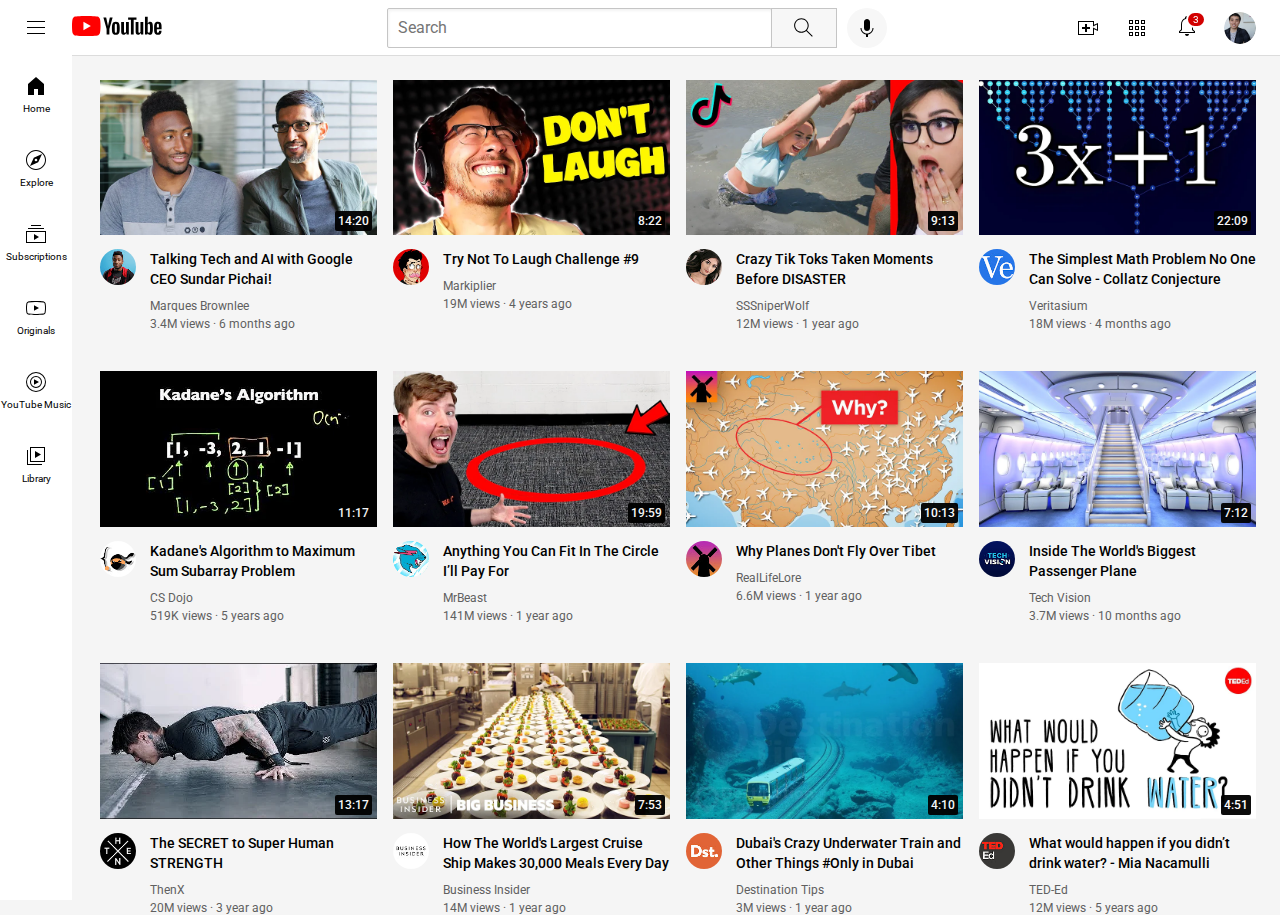
<file: index.html>
<!DOCTYPE html>
<html>
  <head>
    <title>
      YouTube.com Clone
    </title>
    <link rel="preconnect" href="https://fonts.googleapis.com">
    <link rel="preconnect" href="https://fonts.gstatic.com" crossorigin>
    <link href="https://fonts.googleapis.com/css2?family=Roboto:wght@400;500;700&display=swap" rel="stylesheet">
    <link rel="stylesheet" href="styles/general.css">
    <link rel="stylesheet" href="styles/header.css">
    <link rel="stylesheet" href="styles/video.css">
    <link rel="stylesheet" href="styles/sidebar.css">
  </head>
  <body>
    <header class="header">
      <div class="left-section">
        <img class="hamburger-menu" src="icons/hamburger-menu.svg">
        <img class="youtube-logo" src="icons/youtube-logo.svg">
      </div>
      <div class="middle-section">
        <input class="search-bar" type="text" placeholder="Search">
        <button class="search-button">
          <img class="search-icon" src="icons/search.svg">
          <div class="tooltip">
            Search
          </div>
        </button>
        <!-- Put position absolute inside position relative -->
        <button class="voice-search-button">
          <img class="voice-search-icon" src="icons/voice-search-icon.svg">
          <div class="tooltip">
            Search with your voice
          </div>
        </button>
      </div>
      <div class="right-section">
        <div class="upload-icon-container">
          <img class="upload-icon" src="icons/upload.svg">
          <div class="tooltip">
            Create
          </div>
        </div>
        
        <img class="youtube-apps-icon" src="icons/youtube-apps.svg">
        <div class="notifications-icon-container">
          <img class="notifications-icon" src="icons/notifications.svg">
          <div class="notifications-count">
            3
          </div>
        </div>
        <img class="current-user-picture" src="channel-pictures/my-channel.jpeg">
      </div>
    </header>

    <nav class="sidebar">
      <div class="sidebar-link">
        <img src="icons/home.svg">
        <div>Home</div>
      </div>
      <div class="sidebar-link">
        <img src="icons/explore.svg">
        <div>Explore</div>
      </div>
      <div class="sidebar-link">
        <img src="icons/subscriptions.svg">
        <div>Subscriptions</div>
      </div>
      <div class="sidebar-link">
        <img src="icons/originals.svg">
        <div>Originals</div>
      </div>
      <div class="sidebar-link">
        <img src="icons/youtube-music.svg">
        <div>YouTube Music</div>
      </div>
      <div class="sidebar-link">
        <img src="icons/library.svg">
        <div>Library</div>
      </div>
    </nav>

    <main>
      <section class="video-grid">
        <div class="video-preview">
          <div class="thumbnail-row">
            <img class="thumbnail" src="thumbnails/thumbnail-1.webp">
            <div class="video-time">
              14:20
            </div>
          </div>
          <div class="video-info-grid">
            <div class="channel-picture">
              <img class="profile-picture" src="channel-pictures/channel-1.jpeg">
            </div>
            <div class="video-info">
              <p class="video-title">
                Talking Tech and AI with Google CEO Sundar Pichai!
              </p>
              <p class="video-author">
                Marques Brownlee
              </p>
              <p class="video-stats">
                3.4M views &#183; 6 months ago
              </p>
            </div>
          </div>      
        </div>

        <div class="video-preview">
          <div class="thumbnail-row">
            <img class="thumbnail" src="thumbnails/thumbnail-2.webp">
            <div class="video-time">
              8:22
            </div>
          </div>
          <div class="video-info-grid">
            <div class="channel-picture">
              <img class="profile-picture" src="channel-pictures/channel-2.jpeg">
            </div>
            <div class="video-info">
              <p class="video-title">
                Try Not To Laugh Challenge #9
              </p>
              <p class="video-author">
                Markiplier
              </p>
              <p class="video-stats">
                19M views &#183; 4 years ago
              </p>
            </div>
          </div>      
        </div>

        <div class="video-preview">
          <div class="thumbnail-row">
            <img class="thumbnail" src="thumbnails/thumbnail-3.webp">
            <div class="video-time">
              9:13
            </div>
          </div>
          <div class="video-info-grid">
            <div class="channel-picture">
              <img class="profile-picture" src="channel-pictures/channel-3.jpeg">
            </div>
            <div class="video-info">
              <p class="video-title">
                Crazy Tik Toks Taken Moments Before DISASTER
              </p>
              <p class="video-author">
                SSSniperWolf
              </p>
              <p class="video-stats">
                12M views &#183; 1 year ago
              </p>
            </div>
          </div>      
        </div>

        <div class="video-preview">
          <div class="thumbnail-row">
            <img class="thumbnail" src="thumbnails/thumbnail-4.webp">
            <div class="video-time">
              22:09
            </div>
          </div>
          <div class="video-info-grid">
            <div class="channel-picture">
              <img class="profile-picture" src="channel-pictures/channel-4.jpeg">
            </div>
            <div class="video-info">
              <p class="video-title">
                The Simplest Math Problem No One Can Solve - Collatz Conjecture
              </p>
              <p class="video-author">
                Veritasium
              </p>
              <p class="video-stats">
                18M views &#183; 4 months ago
              </p>
            </div>
          </div>      
        </div>

        <div class="video-preview">
          <div class="thumbnail-row">
            <img class="thumbnail" src="thumbnails/thumbnail-5.webp">
            <div class="video-time">
              11:17
            </div>
          </div>
          <div class="video-info-grid">
            <div class="channel-picture">
              <img class="profile-picture" src="channel-pictures/channel-5.jpeg">
            </div>
            <div class="video-info">
              <p class="video-title">
                Kadane's Algorithm to Maximum Sum Subarray Problem
              </p>
              <p class="video-author">
                CS Dojo
              </p>
              <p class="video-stats">
                519K views · 5 years ago
              </p>
            </div>
          </div>      
        </div>

        <div class="video-preview">
          <div class="thumbnail-row">
            <img class="thumbnail" src="thumbnails/thumbnail-6.webp">
            <div class="video-time">
              19:59
            </div>
          </div>
          <div class="video-info-grid">
            <div class="channel-picture">
              <img class="profile-picture" src="channel-pictures/channel-6.jpeg">
            </div>
            <div class="video-info">
              <p class="video-title">
                Anything You Can Fit In The Circle I’ll Pay For
              </p>
              <p class="video-author">
                MrBeast
              </p>
              <p class="video-stats">
                141M views · 1 year ago
              </p>
            </div>
          </div>      
        </div>

        <div class="video-preview">
          <div class="thumbnail-row">
            <img class="thumbnail" src="thumbnails/thumbnail-7.webp">
            <div class="video-time">
              10:13
            </div>
          </div>
          <div class="video-info-grid">
            <div class="channel-picture">
              <img class="profile-picture" src="channel-pictures/channel-7.jpeg">
            </div>
            <div class="video-info">
              <p class="video-title">
                Why Planes Don't Fly Over Tibet
              </p>
              <p class="video-author">
                RealLifeLore
              </p>
              <p class="video-stats">
                6.6M views · 1 year ago
              </p>
            </div>
          </div>      
        </div>

        <div class="video-preview">
          <div class="thumbnail-row">
            <img class="thumbnail" src="thumbnails/thumbnail-8.webp">
            <div class="video-time">
              7:12
            </div>
          </div>
          <div class="video-info-grid">
            <div class="channel-picture">
              <img class="profile-picture" src="channel-pictures/channel-8.jpeg">
            </div>
            <div class="video-info">
              <p class="video-title">
                Inside The World's Biggest Passenger Plane
              </p>
              <p class="video-author">
                Tech Vision
              </p>
              <p class="video-stats">
                3.7M views · 10 months ago
              </p>
            </div>
          </div>      
        </div>

        <div class="video-preview">
          <div class="thumbnail-row">
            <img class="thumbnail" src="thumbnails/thumbnail-9.webp">
            <div class="video-time">
              13:17
            </div>
          </div>
          <div class="video-info-grid">
            <div class="channel-picture">
              <img class="profile-picture" src="channel-pictures/channel-9.jpeg">
            </div>
            <div class="video-info">
              <p class="video-title">
                The SECRET to Super Human STRENGTH
              </p>
              <p class="video-author">
                ThenX
              </p>
              <p class="video-stats">
                20M views · 3 year ago
              </p>
            </div>
          </div>      
        </div>

        <div class="video-preview">
          <div class="thumbnail-row">
            <img class="thumbnail" src="thumbnails/thumbnail-10.webp">
            <div class="video-time">
              7:53
            </div>
          </div>
          <div class="video-info-grid">
            <div class="channel-picture">
              <img class="profile-picture" src="channel-pictures/channel-10.jpeg">
            </div>
            <div class="video-info">
              <p class="video-title">
                How The World's Largest Cruise Ship Makes 30,000 Meals Every Day
              </p>
              <p class="video-author">
                Business Insider
              </p>
              <p class="video-stats">
                14M views · 1 year ago
              </p>
            </div>
          </div>      
        </div>

        <div class="video-preview">
          <div class="thumbnail-row">
            <img class="thumbnail" src="thumbnails/thumbnail-11.webp">
            <div class="video-time">
              4:10
            </div>
          </div>
          <div class="video-info-grid">
            <div class="channel-picture">
              <img class="profile-picture" src="channel-pictures/channel-11.jpeg">
            </div>
            <div class="video-info">
              <p class="video-title">
                Dubai's Crazy Underwater Train and Other Things #Only in Dubai
              </p>
              <p class="video-author">
                Destination Tips
              </p>
              <p class="video-stats">
                3M views · 1 year ago
              </p>
            </div>
          </div>      
        </div>

        <div class="video-preview">
          <div class="thumbnail-row">
            <img class="thumbnail" src="thumbnails/thumbnail-12.webp">
            <div class="video-time">
              4:51
            </div>
          </div>
          <div class="video-info-grid">
            <div class="channel-picture">
              <img class="profile-picture" src="channel-pictures/channel-12.jpeg">
            </div>
            <div class="video-info">
              <p class="video-title">
                What would happen if you didn’t drink water? - Mia Nacamulli
              </p>
              <p class="video-author">
                TED-Ed
              </p>
              <p class="video-stats">
                12M views · 5 years ago
              </p>
            </div>
          </div>      
        </div>
      </section>
    </main>
  </body>
</html>
</file>
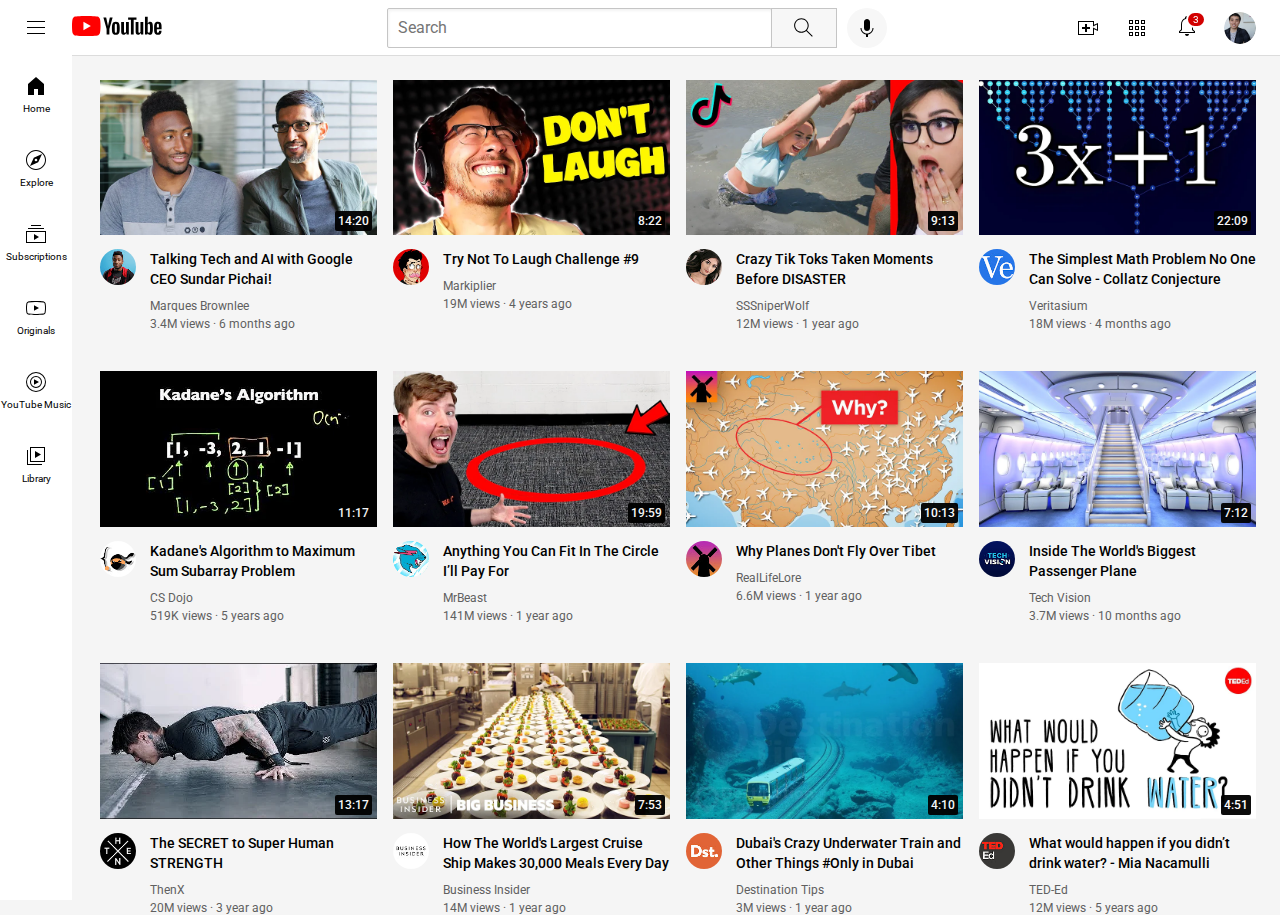
<file: youtube.html>
<!DOCTYPE html>
<html>
  <head>
    <title>
      YouTube.com Clone
    </title>
    <link rel="preconnect" href="https://fonts.googleapis.com">
    <link rel="preconnect" href="https://fonts.gstatic.com" crossorigin>
    <link href="https://fonts.googleapis.com/css2?family=Roboto:wght@400;500;700&display=swap" rel="stylesheet">
    <link rel="stylesheet" href="styles/general.css">
    <link rel="stylesheet" href="styles/header.css">
    <link rel="stylesheet" href="styles/video.css">
    <link rel="stylesheet" href="styles/sidebar.css">
  </head>
  <body>
    <header class="header">
      <div class="left-section">
        <img class="hamburger-menu" src="icons/hamburger-menu.svg">
        <img class="youtube-logo" src="icons/youtube-logo.svg">
      </div>
      <div class="middle-section">
        <input class="search-bar" type="text" placeholder="Search">
        <button class="search-button">
          <img class="search-icon" src="icons/search.svg">
          <div class="tooltip">
            Search
          </div>
        </button>
        <!-- Put position absolute inside position relative -->
        <button class="voice-search-button">
          <img class="voice-search-icon" src="icons/voice-search-icon.svg">
          <div class="tooltip">
            Search with your voice
          </div>
        </button>
      </div>
      <div class="right-section">
        <div class="upload-icon-container">
          <img class="upload-icon" src="icons/upload.svg">
          <div class="tooltip">
            Create
          </div>
        </div>
        
        <img class="youtube-apps-icon" src="icons/youtube-apps.svg">
        <div class="notifications-icon-container">
          <img class="notifications-icon" src="icons/notifications.svg">
          <div class="notifications-count">
            3
          </div>
        </div>
        <img class="current-user-picture" src="channel-pictures/my-channel.jpeg">
      </div>
    </header>

    <nav class="sidebar">
      <div class="sidebar-link">
        <img src="icons/home.svg">
        <div>Home</div>
      </div>
      <div class="sidebar-link">
        <img src="icons/explore.svg">
        <div>Explore</div>
      </div>
      <div class="sidebar-link">
        <img src="icons/subscriptions.svg">
        <div>Subscriptions</div>
      </div>
      <div class="sidebar-link">
        <img src="icons/originals.svg">
        <div>Originals</div>
      </div>
      <div class="sidebar-link">
        <img src="icons/youtube-music.svg">
        <div>YouTube Music</div>
      </div>
      <div class="sidebar-link">
        <img src="icons/library.svg">
        <div>Library</div>
      </div>
    </nav>

    <main>
      <section class="video-grid">
        <div class="video-preview">
          <div class="thumbnail-row">
            <img class="thumbnail" src="thumbnails/thumbnail-1.webp">
            <div class="video-time">
              14:20
            </div>
          </div>
          <div class="video-info-grid">
            <div class="channel-picture">
              <img class="profile-picture" src="channel-pictures/channel-1.jpeg">
            </div>
            <div class="video-info">
              <p class="video-title">
                Talking Tech and AI with Google CEO Sundar Pichai!
              </p>
              <p class="video-author">
                Marques Brownlee
              </p>
              <p class="video-stats">
                3.4M views &#183; 6 months ago
              </p>
            </div>
          </div>      
        </div>

        <div class="video-preview">
          <div class="thumbnail-row">
            <img class="thumbnail" src="thumbnails/thumbnail-2.webp">
            <div class="video-time">
              8:22
            </div>
          </div>
          <div class="video-info-grid">
            <div class="channel-picture">
              <img class="profile-picture" src="channel-pictures/channel-2.jpeg">
            </div>
            <div class="video-info">
              <p class="video-title">
                Try Not To Laugh Challenge #9
              </p>
              <p class="video-author">
                Markiplier
              </p>
              <p class="video-stats">
                19M views &#183; 4 years ago
              </p>
            </div>
          </div>      
        </div>

        <div class="video-preview">
          <div class="thumbnail-row">
            <img class="thumbnail" src="thumbnails/thumbnail-3.webp">
            <div class="video-time">
              9:13
            </div>
          </div>
          <div class="video-info-grid">
            <div class="channel-picture">
              <img class="profile-picture" src="channel-pictures/channel-3.jpeg">
            </div>
            <div class="video-info">
              <p class="video-title">
                Crazy Tik Toks Taken Moments Before DISASTER
              </p>
              <p class="video-author">
                SSSniperWolf
              </p>
              <p class="video-stats">
                12M views &#183; 1 year ago
              </p>
            </div>
          </div>      
        </div>

        <div class="video-preview">
          <div class="thumbnail-row">
            <img class="thumbnail" src="thumbnails/thumbnail-4.webp">
            <div class="video-time">
              22:09
            </div>
          </div>
          <div class="video-info-grid">
            <div class="channel-picture">
              <img class="profile-picture" src="channel-pictures/channel-4.jpeg">
            </div>
            <div class="video-info">
              <p class="video-title">
                The Simplest Math Problem No One Can Solve - Collatz Conjecture
              </p>
              <p class="video-author">
                Veritasium
              </p>
              <p class="video-stats">
                18M views &#183; 4 months ago
              </p>
            </div>
          </div>      
        </div>

        <div class="video-preview">
          <div class="thumbnail-row">
            <img class="thumbnail" src="thumbnails/thumbnail-5.webp">
            <div class="video-time">
              11:17
            </div>
          </div>
          <div class="video-info-grid">
            <div class="channel-picture">
              <img class="profile-picture" src="channel-pictures/channel-5.jpeg">
            </div>
            <div class="video-info">
              <p class="video-title">
                Kadane's Algorithm to Maximum Sum Subarray Problem
              </p>
              <p class="video-author">
                CS Dojo
              </p>
              <p class="video-stats">
                519K views · 5 years ago
              </p>
            </div>
          </div>      
        </div>

        <div class="video-preview">
          <div class="thumbnail-row">
            <img class="thumbnail" src="thumbnails/thumbnail-6.webp">
            <div class="video-time">
              19:59
            </div>
          </div>
          <div class="video-info-grid">
            <div class="channel-picture">
              <img class="profile-picture" src="channel-pictures/channel-6.jpeg">
            </div>
            <div class="video-info">
              <p class="video-title">
                Anything You Can Fit In The Circle I’ll Pay For
              </p>
              <p class="video-author">
                MrBeast
              </p>
              <p class="video-stats">
                141M views · 1 year ago
              </p>
            </div>
          </div>      
        </div>

        <div class="video-preview">
          <div class="thumbnail-row">
            <img class="thumbnail" src="thumbnails/thumbnail-7.webp">
            <div class="video-time">
              10:13
            </div>
          </div>
          <div class="video-info-grid">
            <div class="channel-picture">
              <img class="profile-picture" src="channel-pictures/channel-7.jpeg">
            </div>
            <div class="video-info">
              <p class="video-title">
                Why Planes Don't Fly Over Tibet
              </p>
              <p class="video-author">
                RealLifeLore
              </p>
              <p class="video-stats">
                6.6M views · 1 year ago
              </p>
            </div>
          </div>      
        </div>

        <div class="video-preview">
          <div class="thumbnail-row">
            <img class="thumbnail" src="thumbnails/thumbnail-8.webp">
            <div class="video-time">
              7:12
            </div>
          </div>
          <div class="video-info-grid">
            <div class="channel-picture">
              <img class="profile-picture" src="channel-pictures/channel-8.jpeg">
            </div>
            <div class="video-info">
              <p class="video-title">
                Inside The World's Biggest Passenger Plane
              </p>
              <p class="video-author">
                Tech Vision
              </p>
              <p class="video-stats">
                3.7M views · 10 months ago
              </p>
            </div>
          </div>      
        </div>

        <div class="video-preview">
          <div class="thumbnail-row">
            <img class="thumbnail" src="thumbnails/thumbnail-9.webp">
            <div class="video-time">
              13:17
            </div>
          </div>
          <div class="video-info-grid">
            <div class="channel-picture">
              <img class="profile-picture" src="channel-pictures/channel-9.jpeg">
            </div>
            <div class="video-info">
              <p class="video-title">
                The SECRET to Super Human STRENGTH
              </p>
              <p class="video-author">
                ThenX
              </p>
              <p class="video-stats">
                20M views · 3 year ago
              </p>
            </div>
          </div>      
        </div>

        <div class="video-preview">
          <div class="thumbnail-row">
            <img class="thumbnail" src="thumbnails/thumbnail-10.webp">
            <div class="video-time">
              7:53
            </div>
          </div>
          <div class="video-info-grid">
            <div class="channel-picture">
              <img class="profile-picture" src="channel-pictures/channel-10.jpeg">
            </div>
            <div class="video-info">
              <p class="video-title">
                How The World's Largest Cruise Ship Makes 30,000 Meals Every Day
              </p>
              <p class="video-author">
                Business Insider
              </p>
              <p class="video-stats">
                14M views · 1 year ago
              </p>
            </div>
          </div>      
        </div>

        <div class="video-preview">
          <div class="thumbnail-row">
            <img class="thumbnail" src="thumbnails/thumbnail-11.webp">
            <div class="video-time">
              4:10
            </div>
          </div>
          <div class="video-info-grid">
            <div class="channel-picture">
              <img class="profile-picture" src="channel-pictures/channel-11.jpeg">
            </div>
            <div class="video-info">
              <p class="video-title">
                Dubai's Crazy Underwater Train and Other Things #Only in Dubai
              </p>
              <p class="video-author">
                Destination Tips
              </p>
              <p class="video-stats">
                3M views · 1 year ago
              </p>
            </div>
          </div>      
        </div>

        <div class="video-preview">
          <div class="thumbnail-row">
            <img class="thumbnail" src="thumbnails/thumbnail-12.webp">
            <div class="video-time">
              4:51
            </div>
          </div>
          <div class="video-info-grid">
            <div class="channel-picture">
              <img class="profile-picture" src="channel-pictures/channel-12.jpeg">
            </div>
            <div class="video-info">
              <p class="video-title">
                What would happen if you didn’t drink water? - Mia Nacamulli
              </p>
              <p class="video-author">
                TED-Ed
              </p>
              <p class="video-stats">
                12M views · 5 years ago
              </p>
            </div>
          </div>      
        </div>
      </section>
    </main>
  </body>
</html>
</file>
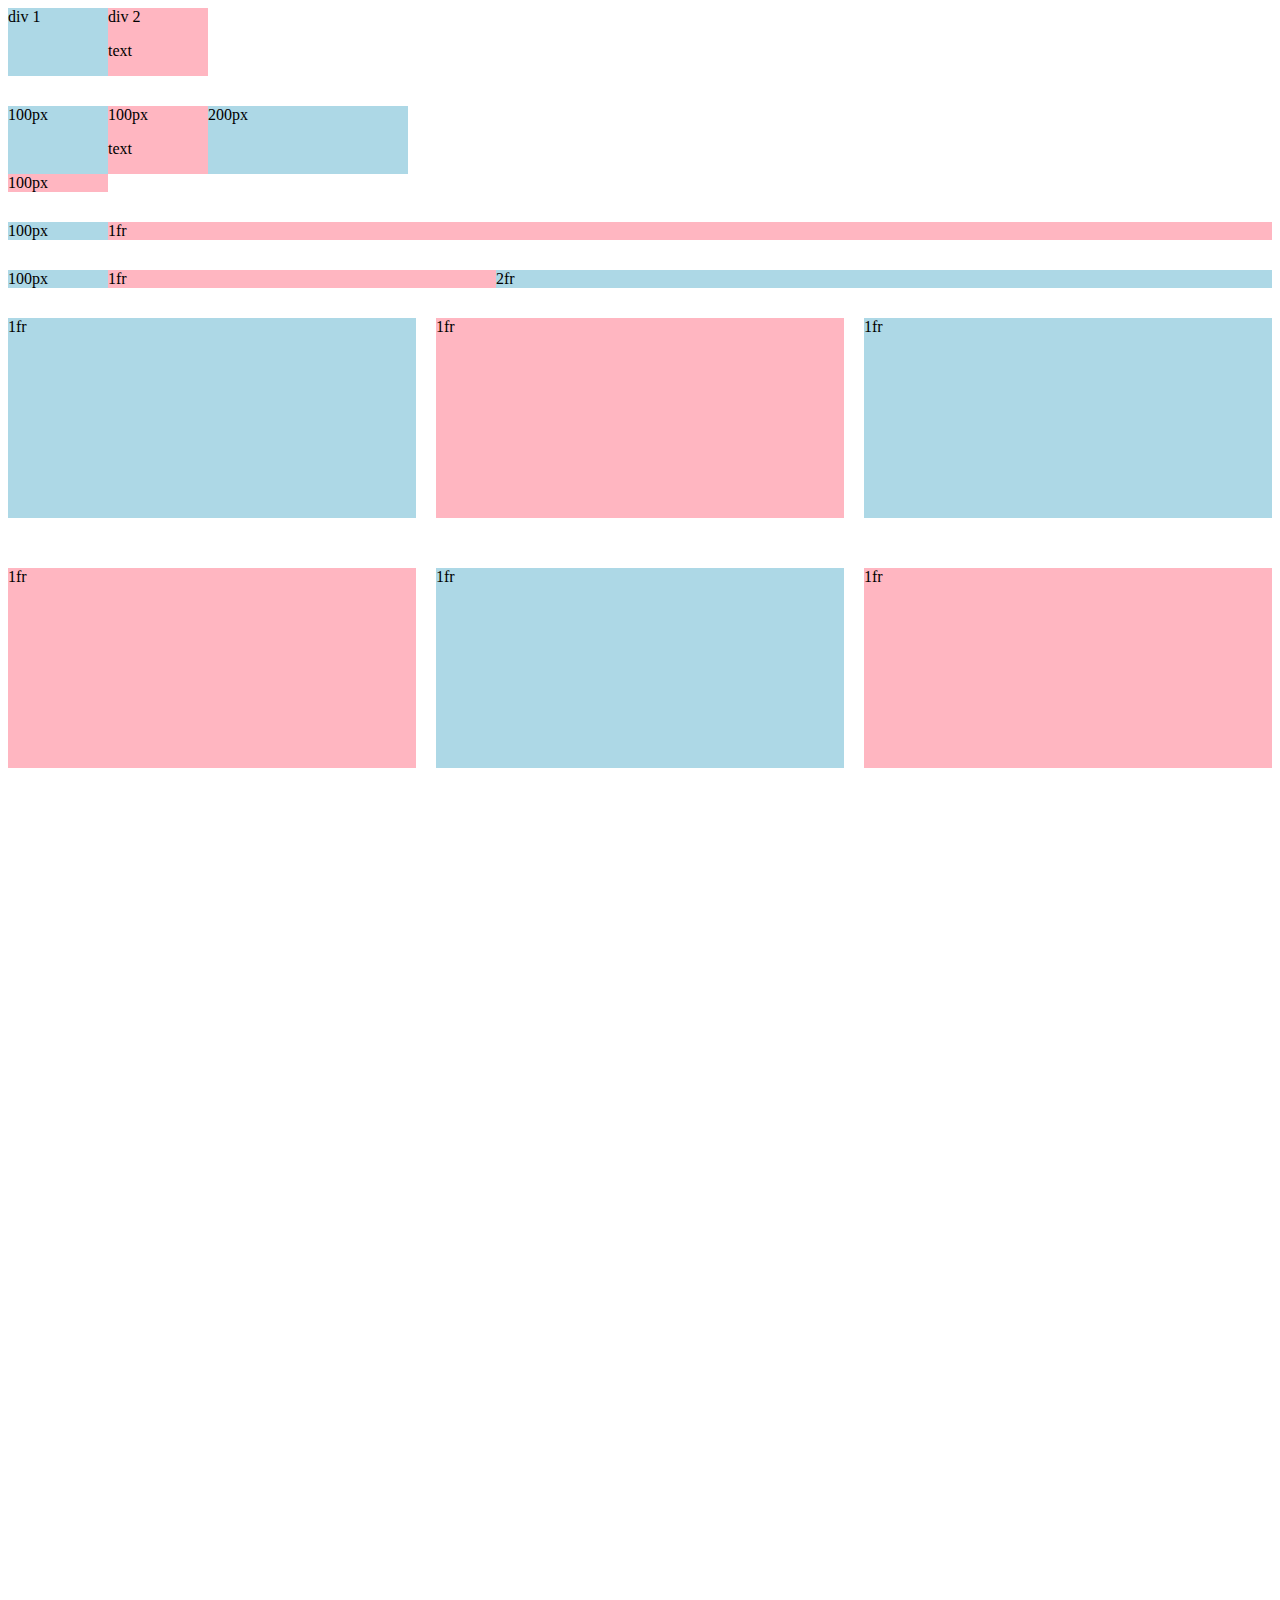
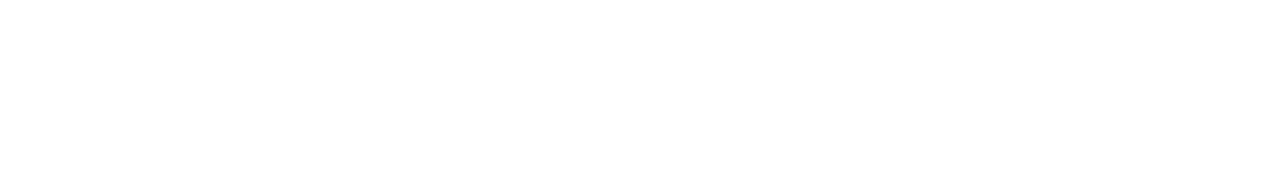
<file: 11/grid.html>
<!DOCTYPE html>
<html>
  <head>
    <title>Grid Practice</title>
  </head>
  <body style="padding-bottom: 1000px;">
      <div style="
        display: grid;
        grid-template-columns: 100px 100px 200px;
        ">
        <div style="background-color: lightblue;">div 1</div>
        <div style="background-color: lightpink;">div 2<p>text</p></div>
      </div>

      <div style="
        margin-top: 30px;
        display: grid;
        grid-template-columns: 100px 100px 200px;
        ">
        <div style="background-color: lightblue;">100px</div>
        <div style="background-color: lightpink;">100px<p>text</p></div>
        <div style="background-color: lightblue;">200px</div>
        <div style="background-color: lightpink;">100px</div>
      </div>

      <div style="
        margin-top: 30px;
        display: grid;
        grid-template-columns: 100px 1fr;
        ">
        <div style="background-color: lightblue;">100px</div>
        <div style="background-color: lightpink;">1fr</div>
      </div>

      <div style="
        margin-top: 30px;
        display: grid;
        grid-template-columns: 100px 1fr 2fr;
        ">
        <div style="background-color: lightblue;">100px</div>
        <div style="background-color: lightpink;">1fr</div>
        <div style="background-color: lightblue;">2fr</div>
      </div>

      <div style="
        margin-top: 30px;
        display: grid;
        grid-template-columns: 1fr 1fr 1fr;
        column-gap: 20px;
        row-gap: 50px;
        ">
        <div style="background-color: lightblue; height: 200px;">1fr</div>
        <div style="background-color: lightpink; height: 200px;">1fr</div>
        <div style="background-color: lightblue; height: 200px;">1fr</div>
        <div style="background-color: lightpink; height: 200px;">1fr</div>
        <div style="background-color: lightblue; height: 200px;">1fr</div>
        <div style="background-color: lightpink; height: 200px;">1fr</div>
      </div>
  </body>
</html>
</file>
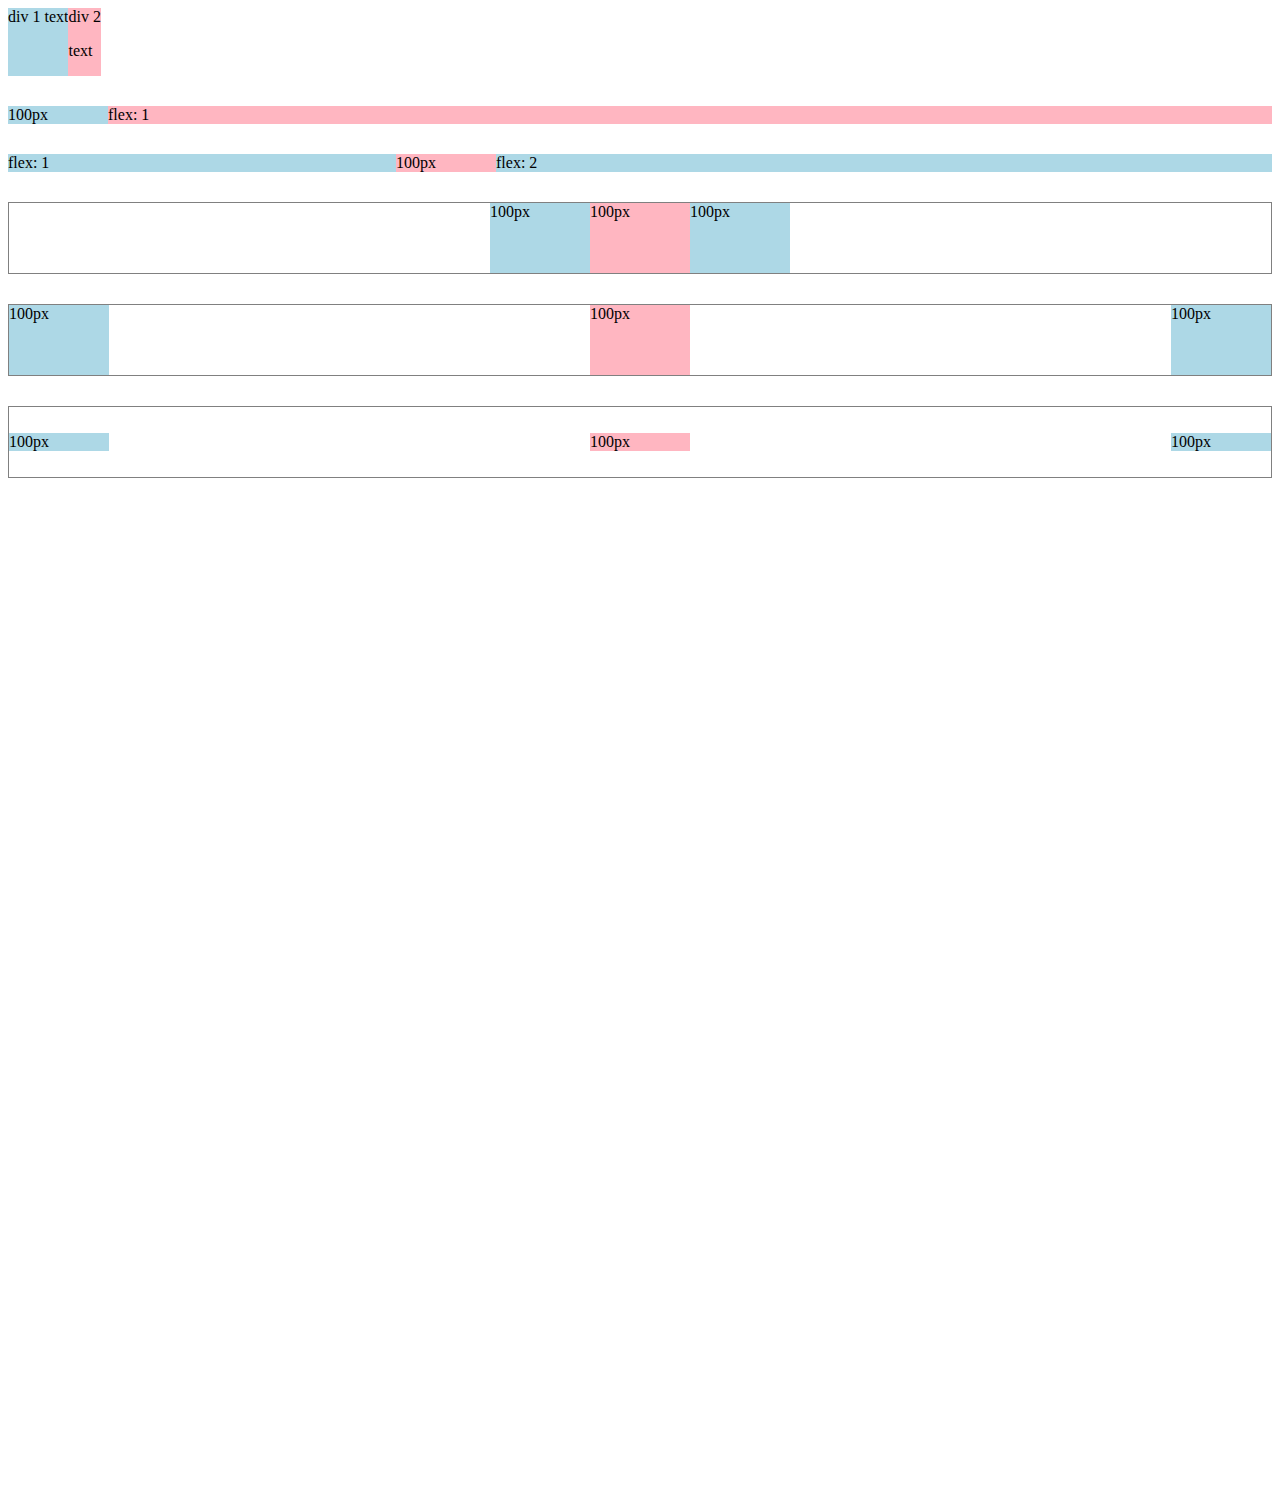
<file: 12/flexbox.html>
<!DOCTYPE html>
<html>
  <head>
    <title>Flexbox Practice</title>
  </head>
  <body style="padding-bottom: 1000px;">
    <div style="display: flex;
      flex-direction: row;
    ">
      <div style="background-color: lightblue;">div 1 text</div>
      <div style="background-color: lightpink;">div 2<p>text</p></div>
    </div>

    <div style="
      margin-top: 30px;
      display: flex;
      flex-direction: row;
    ">
      <div style="background-color: lightblue; width: 100px;">100px</div>
      <div style="background-color: lightpink; flex: 1;">flex: 1</div>
    </div>

    <div style="
      margin-top: 30px;
      display: flex;
      flex-direction: row;
    ">
      <div style="background-color: lightblue; flex: 1;">flex: 1</div>
      <div style="background-color: lightpink; width: 100px;">100px</div>
      <div style="background-color: lightblue; flex: 2;">flex: 2</div>
    </div>

    <div style="
      margin-top: 30px;
      height: 70px;
      border-width: 1px;
      border-style: solid;
      border-color: gray;
      display: flex;
      flex-direction: row;
      justify-content: center;
    ">
      <div style="background-color: lightblue; width: 100px;">100px</div>
      <div style="background-color: lightpink; width: 100px;">100px</div>
      <div style="background-color: lightblue; width: 100px;">100px</div>
    </div>

    <div style="
      margin-top: 30px;
      height: 70px;
      border-width: 1px;
      border-style: solid;
      border-color: gray;
      display: flex;
      flex-direction: row;
      justify-content: space-between;
    ">
      <div style="background-color: lightblue; width: 100px;">100px</div>
      <div style="background-color: lightpink; width: 100px;">100px</div>
      <div style="background-color: lightblue; width: 100px;">100px</div>
    </div>

    <div style="
      margin-top: 30px;
      height: 70px;
      border-width: 1px;
      border-style: solid;
      border-color: gray;
      display: flex;
      flex-direction: row;
      justify-content: space-between;
      align-items: center;
    ">
      <div style="background-color: lightblue; width: 100px;">100px</div>
      <div style="background-color: lightpink; width: 100px;">100px</div>
      <div style="background-color: lightblue; width: 100px;">100px</div>
    </div>
  </body>
</html>
</file>
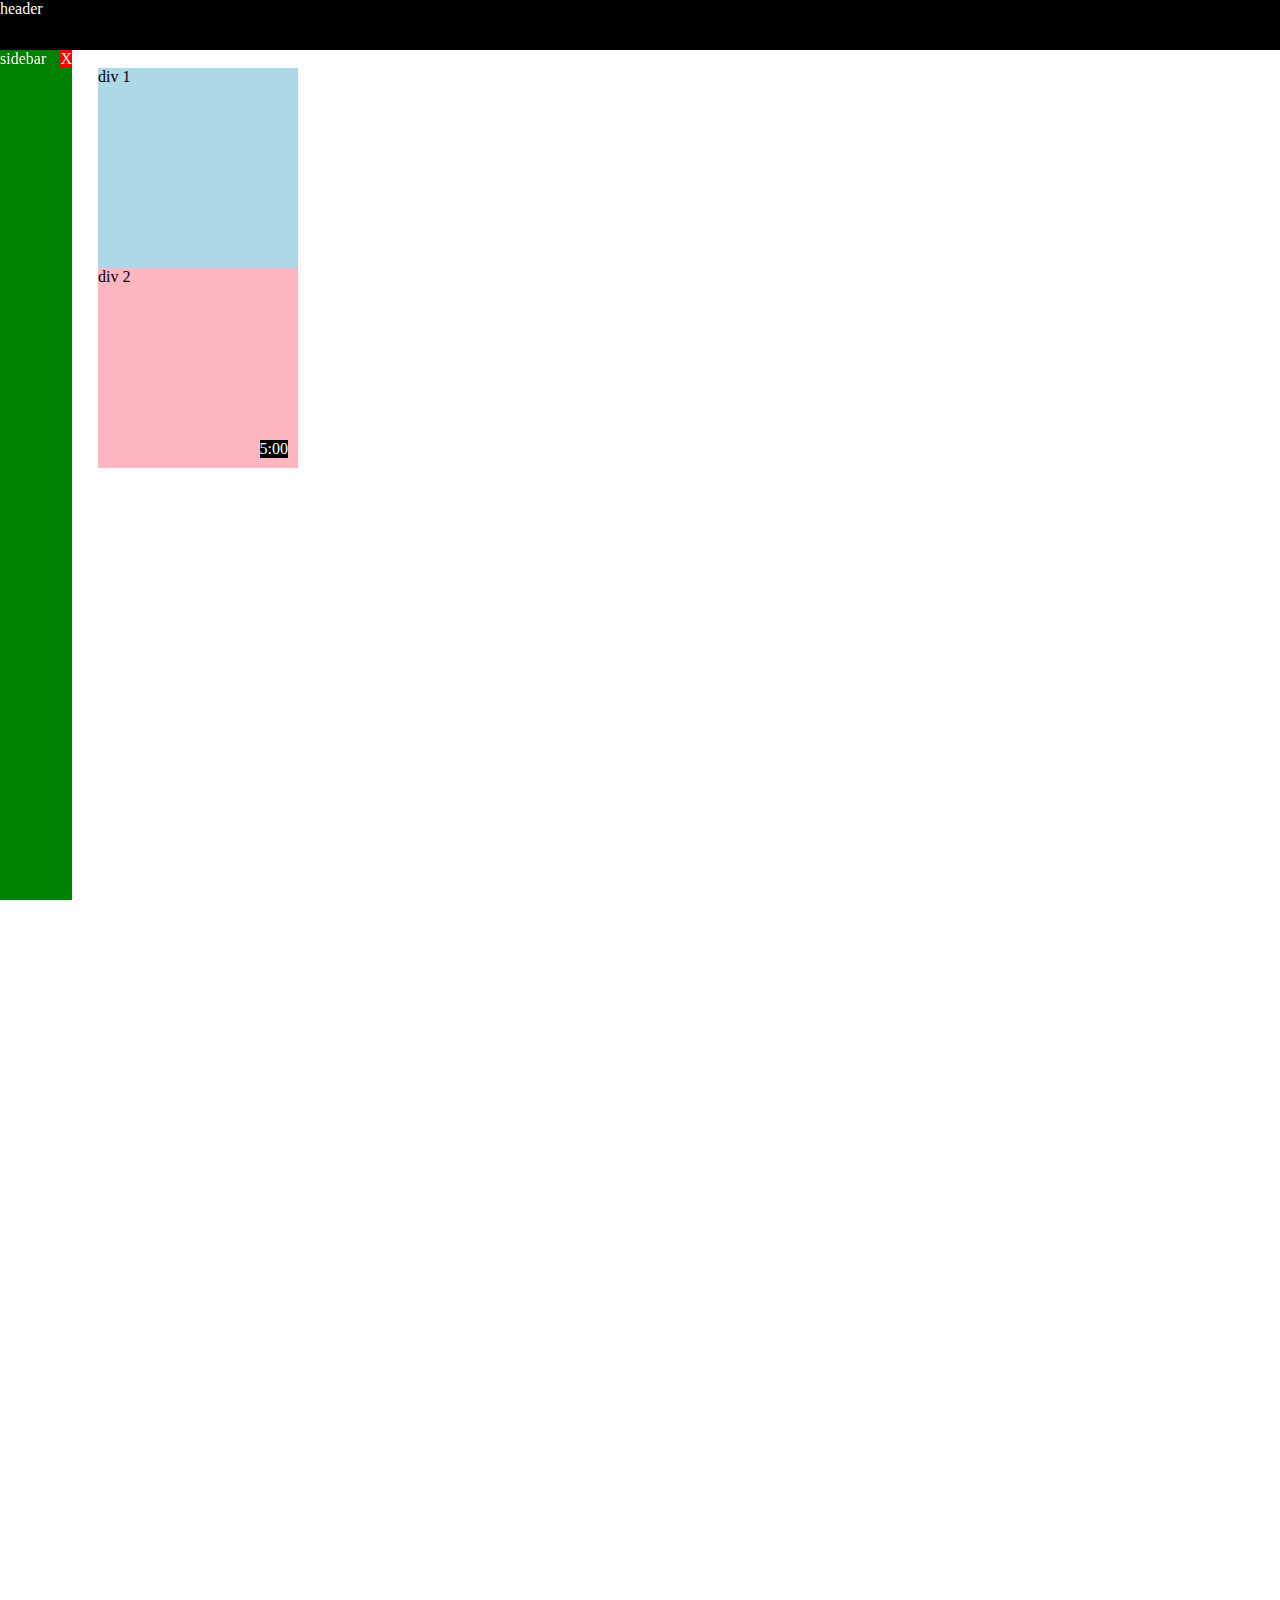
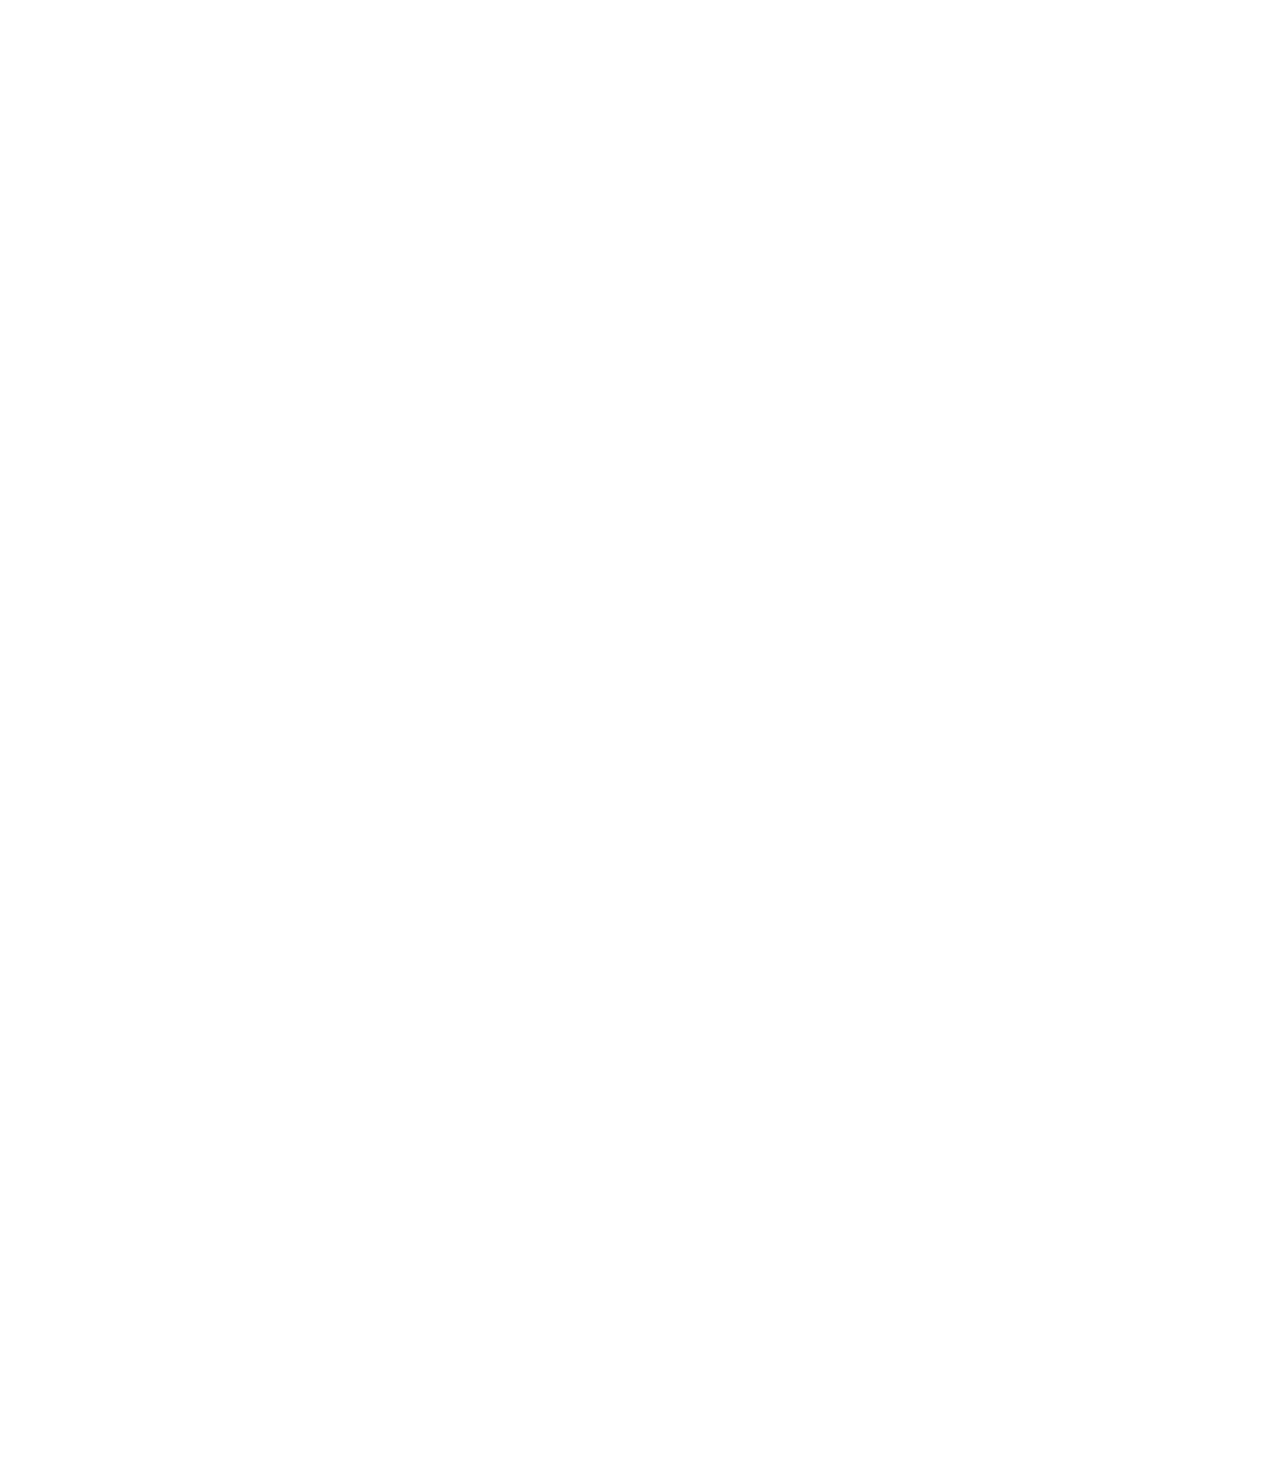
<file: 14/position.html>
<!DOCTYPE html>
<html>
  <head>
    <title>Position Practice</title>
  </head>
  <body style="
    height: 3000px;
    padding-top: 60px;
    padding-left: 90px;
  ">
    <div style="background-color: black;
      color: white;
      position: fixed;
      top: 0px;
      left: 0px;
      right: 0px;
      height: 50px;
      z-index: 100;
    ">
      header
    </div>
    <div style="
      background-color: green;
      color: white;
      position: fixed;
      left: 0;
      bottom: 0;
      top: 50px;
      width: 72px;
    ">
      sidebar
      <div style="position: absolute;
      background-color: red;
      color: white;
      right: 0px;
      top: 0px;
      z-index: 2;
      ">
      X
      </div>
    </div>

    <div style="position: absolute;
      background-color: red;
      color: white;
      left: 10px;
      top: 10px;
      z-index: 2;
    ">
      absolute
    </div>

    <div style="
      background-color: lightblue;
      height: 200px;
      width: 200px;
      position: static;
    ">
      div 1
    </div>
    <div style="background-color: lightpink;
      height: 200px;
      width: 200px;
      position: relative;
    ">
      div 2
      <div style="position: absolute;
        background-color: black;
        color: white;
        bottom: 10px;
        right: 10px;
        z-index: 2;
      ">
        5:00
    </div>
    </div>
  </body>
</html>
</file>
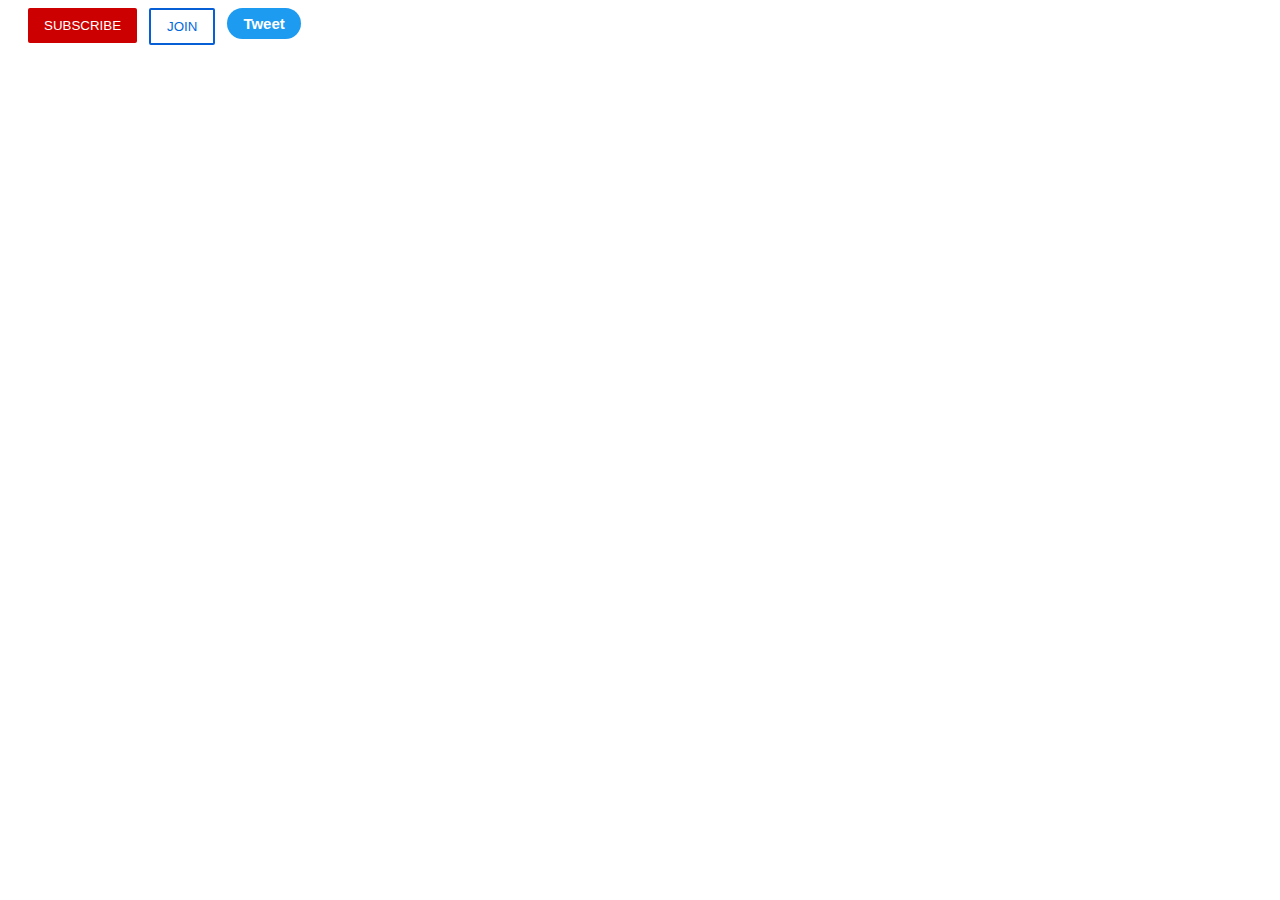
<file: 6/buttons.html>
<!DOCTYPE html>
<html>
  <head>
    <title>
      Buttons Practice
    </title>
    <link rel="stylesheet" href="styles/buttons.css">
  </head>
  <body>
    <button class="subscribe-button">
      SUBSCRIBE
    </button>
    
    <button class="join-button">
      JOIN
    </button>
    
    <button class="tweet-button">
      Tweet
    </button>
  </body>
</html>
</file>
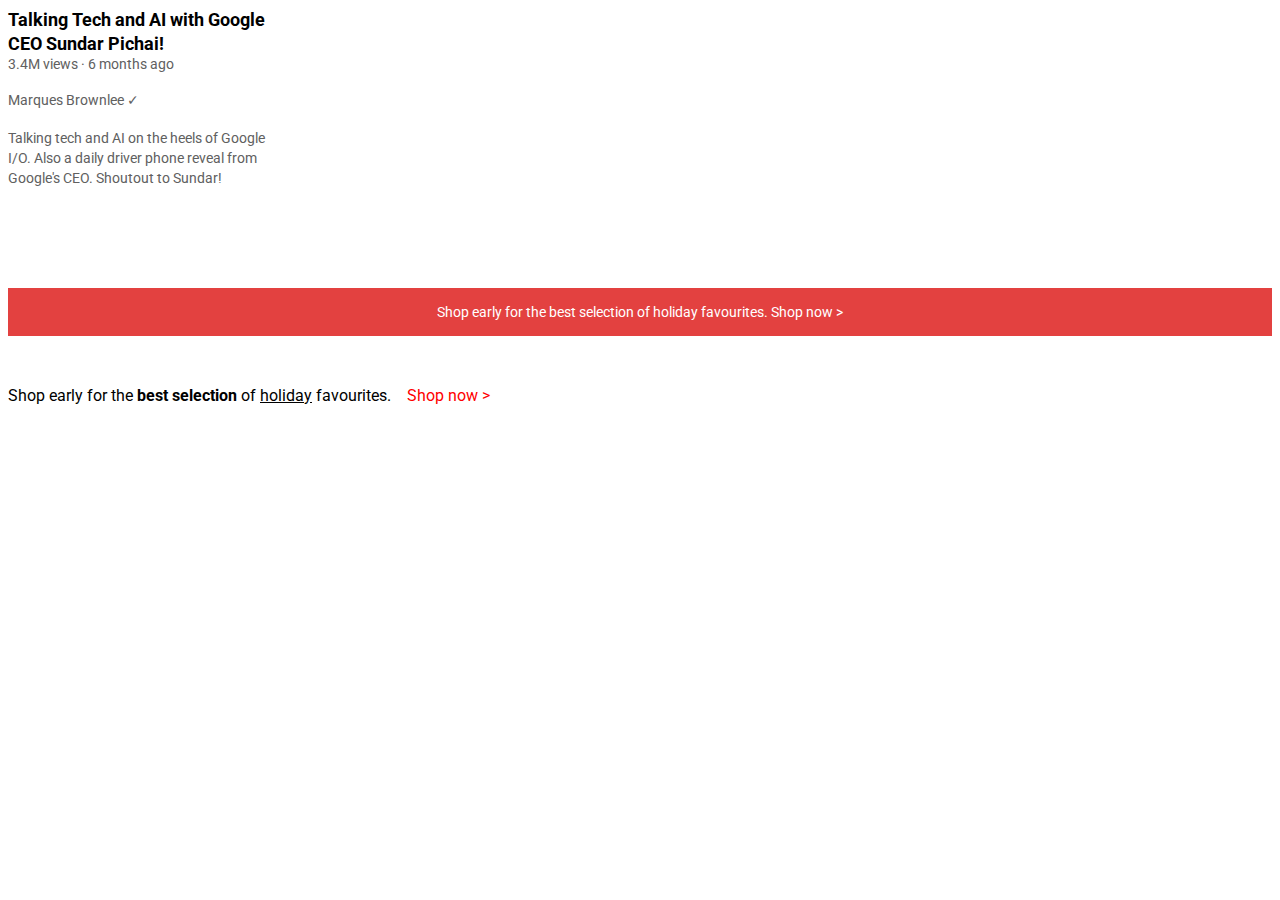
<file: 6/text.html>
<!DOCTYPE html>
<html>
  <head>
    <title>
      Text Practice
    </title>
    <link rel="preconnect" href="https://fonts.googleapis.com">
    <link rel="preconnect" href="https://fonts.gstatic.com" crossorigin>
    <link href="https://fonts.googleapis.com/css2?family=Roboto:wght@400;700&display=swap" rel="stylesheet">
    <link rel="stylesheet" href="styles/text.css">
  </head>
  <body>
    <p class="video-title">
      Talking Tech and AI with Google CEO Sundar Pichai!
    </p>
    
    <p class="video-stats">
      3.4M views &#183; 6 months ago
    </p>
    
    <p class="video-author">
      Marques Brownlee &#10003;
    </p>
    
    <p class="video-description">
      Talking tech and AI on the heels of Google I/O. 
      Also a daily driver phone reveal from Google's CEO. 
      Shoutout to Sundar!
    </p>
    
    <p class="apple-text">
      Shop early for the best selection of holiday favourites. <span class="shop-link">Shop now &gt;</span>
    </p>
    
    <p>
      Shop early for the <strong>best selection</strong> of <u>holiday</u> favourites. <span class="span-example">Shop now &gt;</span>
    </p>
  </body>
</html>
</file>
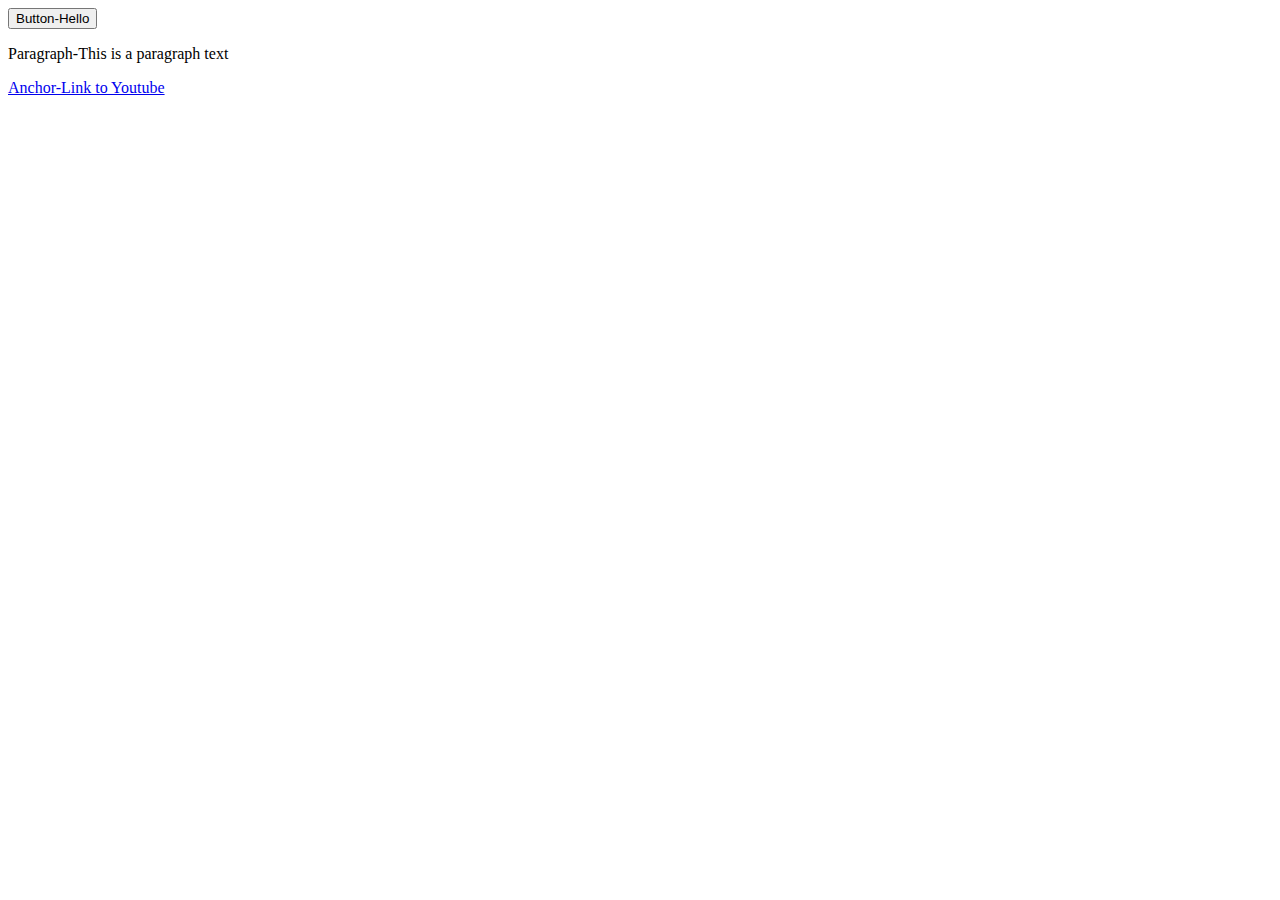
<file: 6/website.html>
<!DOCTYPE html>
<html>
  <head>
    <title>
      First Website
    </title>
  </head>
  <body>
    <button>
      Button-Hello
    </button>
    <p>
      Paragraph-This is a paragraph text
    </p>
    <a href="https://www.youtube.com" target="_blank">
      Anchor-Link to Youtube
    </a>
  </body>
</html>
</file>
<file: styles/general.css>
p {
  font-family: Roboto, Arial;
  margin-top: 0;
  margin-bottom: 0;
}

body {
  /* This style below will be inherited */
  margin: 0;
  padding-top: 80px;
  padding-left: 100px;
  padding-right: 24px;
  background-color: rgb(245, 245, 245);
}
</file>
<file: styles/header.css>
.header {
  height: 55px;
  display: flex;
  flex-direction: row;
  justify-content: space-between;
  align-items: center;

  position: fixed;
  top: 0px;
  left: 0px;
  right: 0px;
  z-index: 100;

  background-color: white;

  border-bottom-width: 1px;
  border-bottom-color: rgb(220, 220, 220);
  border-bottom-style: solid;
}

.left-section {
  display: flex;
  justify-content: center;
}

.hamburger-menu {
  height: 24px;
  margin-left: 24px;
  margin-right: 24px;
}

.youtube-logo {
  height: 20px;
}

.middle-section {
  flex: 1;
  margin-left: 70px;
  margin-right: 35px;
  max-width: 500px;
  display: flex;
  align-items: center;
}

.search-bar {
  flex: 1;
  height: 36px;
  padding-left: 10px;
  font-size: 16px;
  border-width: 1px;
  border-style: solid;
  border-color: rgb(197, 197, 197);
  border-radius: 2px;
  box-shadow: inset 1px 2px 3px rgba(0, 0, 0, 0.05);
  width: 0;
}

.search-bar::placeholder {
  font-family: Roboto, Arial;
  font-size: 16px;
}

.search-button {
  height: 40px;
  width: 66px;
  background-color: rgb(247, 247, 247);
  border-width: 1px;
  border-style: solid;
  border-color: rgb(197, 197, 197);
  margin-left: -1px;
  margin-right: 10px;
}

.search-button, 
.voice-search-button,
.upload-icon-container {
  position: relative;
  cursor: pointer;

  display: flex;
  justify-content: center;
  align-items: center;
}

.search-button:hover {
  transition: background-color 0.15s;
  background-color: rgb(235, 235, 235);
}

.search-button:active {
  transition: background-color 0.15s;
  background-color: rgb(211, 211, 211);
}

.search-icon {
  height: 25px;
}

.search-button .tooltip,
.voice-search-button .tooltip,
.upload-icon-container .tooltip {
  position: absolute;
  background-color: gray;
  color: white;
  padding-top: 8px;
  padding-bottom: 8px;
  padding-left: 4px;
  padding-right: 4px;
  border-radius: 2px;

  font-size: 12px;
  font-family: Roboto, Arial;

  bottom: -40px;
  opacity: 0;
  transition: opacity 0.15s;
  pointer-events: none;
  white-space: nowrap;
}

.search-button:hover .tooltip,
.voice-search-button:hover .tooltip,
.upload-icon-container:hover .tooltip {
  opacity: 0.95;
}

.voice-search-button {
  height: 40px;
  width: 40px;
  border-radius: 20px;
  border: none;
  background-color: rgb(247, 247, 247);
}

.voice-search-icon {
  height: 24px;
}

.right-section {
  width: 180px;
  margin-right: 24px;
  display: flex;
  align-items: center;
  justify-content: space-between;
  flex-shrink: 0;
}

.upload-icon {
  height: 24px;
}

.youtube-apps-icon {
  height: 24px;
}

.notifications-icon {
  height: 24px;
}

.notifications-icon-container {
  position: relative;
}

.notifications-count {
  position: absolute;
  top: -3px;
  right: -7px;
  background-color: rgb(210, 0, 0);
  color: white;
  
  font-family: Roboto, Arial ;
  font-size: 10px;
  padding-left: 5px;
  padding-right: 5px;
  padding-top: 1px;
  padding-bottom: 1px;
  border-radius: 10px;
  border-width: 2px;
  border-color: white;
  border-style: solid;
}

.current-user-picture {
  height: 32px;
  border-radius: 16px;
}
</file>
<file: styles/video.css>
.thumbnail {
  width: 100%;
  /* height: 300px; */
  /* object-fit: cover; */
  /* object-fit: contain;
  object-position: top;
  border-width: 2px;
  border-style: solid;
  border-color: red; */
}

.video-title {
  margin-top: 0;
  font-size: 14px;
  font-weight: 500;
  line-height: 20px;
  margin-bottom: 10px;
}

.video-preview {

}

.video-info-grid {
  display: grid;
  grid-template-columns: 50px 1fr;
         
}

.profile-picture {
  width: 36px;
  border-radius: 50px;
}

.thumbnail-row {
  margin-bottom: 10px;
  position: relative;
}

.video-author,
.video-stats {
  font-size: 12px;
  color: rgb(96, 96, 96);
}

.video-author {
  margin-bottom: 4px;
}

.video-grid {
  display: grid;
  grid-template-columns: 1fr 1fr 1fr;
  column-gap: 16px;
  row-gap: 40px;
}

@media (max-width: 750px) {
  .video-grid {
    grid-template-columns: 1fr 1fr;
  }
}

@media (min-width: 751px) and (max-width: 999px) {
  .video-grid {
    grid-template-columns: 1fr 1fr 1fr;
  }
}

@media (min-width: 1000px) {
  .video-grid {
    grid-template-columns: 1fr 1fr 1fr 1fr;
  }
}

.video-time {
  background-color: black;
  color: white;
  position: absolute;
  bottom: 8px;
  right: 5px;
  
  font-family: Roboto, Arial;
  font-size: 12px;
  font-weight: 500;
  padding: 3px;
  border-radius: 2px;
  opacity: 0.95;
}
</file>
<file: styles/sidebar.css>
.sidebar {
  position: fixed;
  left: 0;
  bottom: 0;
  top: 55px;
  background-color: white;
  width: 72px;
  z-index: 200;
  padding-top: 2px;
}

.sidebar-link {
  display: flex;
  justify-content: center;
  align-items: center;
  flex-direction: column;

  background-color: white;
  height: 74px;

  cursor: pointer;
}

.sidebar-link:hover {
  background-color: rgb(234, 234, 234);
}

.sidebar-link img {
  height: 24px;
}

.sidebar-link div {
  font-family: Roboto, Arial;
  font-size: 10px;
  margin-top: 5px;
}
</file>
<file: 6/styles/buttons.css>
.subscribe-button {
  background-color: rgb(204, 0, 0);
  color: white;
  border: none;
  padding-left: 16px;
  padding-top: 10px;
  padding-bottom: 10px;
  padding-right: 16px;
  border-radius: 2px;
  cursor: pointer;
  margin-right: 8px;
  margin-left: 20px;
  transition: opacity 0.1s;
  vertical-align: top;
}

.subscribe-button:hover {
  opacity: 0.7;
}

.subscribe-button:active {
  opacity: 0.5;
}

.join-button {
  background-color: white;
  border-color: rgb(6, 95, 212);
  border-style: solid;
  border-width: 1;
  color: rgb(1, 106, 218);
  padding-left: 16px;
  padding-top: 9px;
  padding-bottom: 9px;
  padding-right: 16px;
  border-radius: 2px;
  cursor: pointer;
  vertical-align: top;
  transition: background-color 0.15s,
    color 0.15s;
}

.join-button:hover {
  background-color: rgb(1, 106, 218);
  color: white;
}

.join-button:active {
  opacity: 0.7;
}

.tweet-button {
  background-color: rgb(29, 155, 240);
  color: white;
  border: none;
  padding-left: 16px;
  padding-top: 7px;
  padding-bottom: 7px;
  padding-right: 16px;
  border-radius: 17.5px;
  font-weight: bold;
  font-size: 15px;
  cursor: pointer;
  margin-left: 8px;
  vertical-align: top;
  transition: box-shadow 0.15s,
  opacity 0.1s;
}

.tweet-button:hover {
  box-shadow: 0px 5px 200px 50px rgb(0, 0, 0, 0.15);
}

.tweet-button:active {
  opacity: 0.7;
}
</file>
<file: 6/styles/text.css>
p {
  font-family: Roboto;
  margin-top: 0;
  margin-bottom: 0;
}

.video-title  {
  font-weight: bold;
  font-size: 18px;
  width: 280px;
  line-height: 24px;
  margin-bottom: 2;
}

.video-stats {
  font-size: 14px;
  color: rgb(96, 96, 96);
  margin-bottom: 20px;
}

.video-author {
  font-size: 14px;
  color: rgb(96, 96, 96);
  margin-bottom: 20px;
}

.video-description {
  font-size: 14px;
  color: rgb(96, 96, 96);;
  width: 280px;
  line-height: 20px;
  margin-bottom: 100px;
}

.apple-text {
  margin-bottom: 50px;
  font-size: 14px;
  background-color: rgb(227, 65, 64);
  color: white;
  text-align: center;
  padding-top: 16px;
  padding-bottom: 16px;
}

.span-example{
  color: red;
  margin-left: 12px;
}

.span-example:hover {
  text-decoration: underline;
  cursor: pointer;
}

.shop-link:hover {
  text-decoration: underline;
  cursor: pointer;
}
</file>
